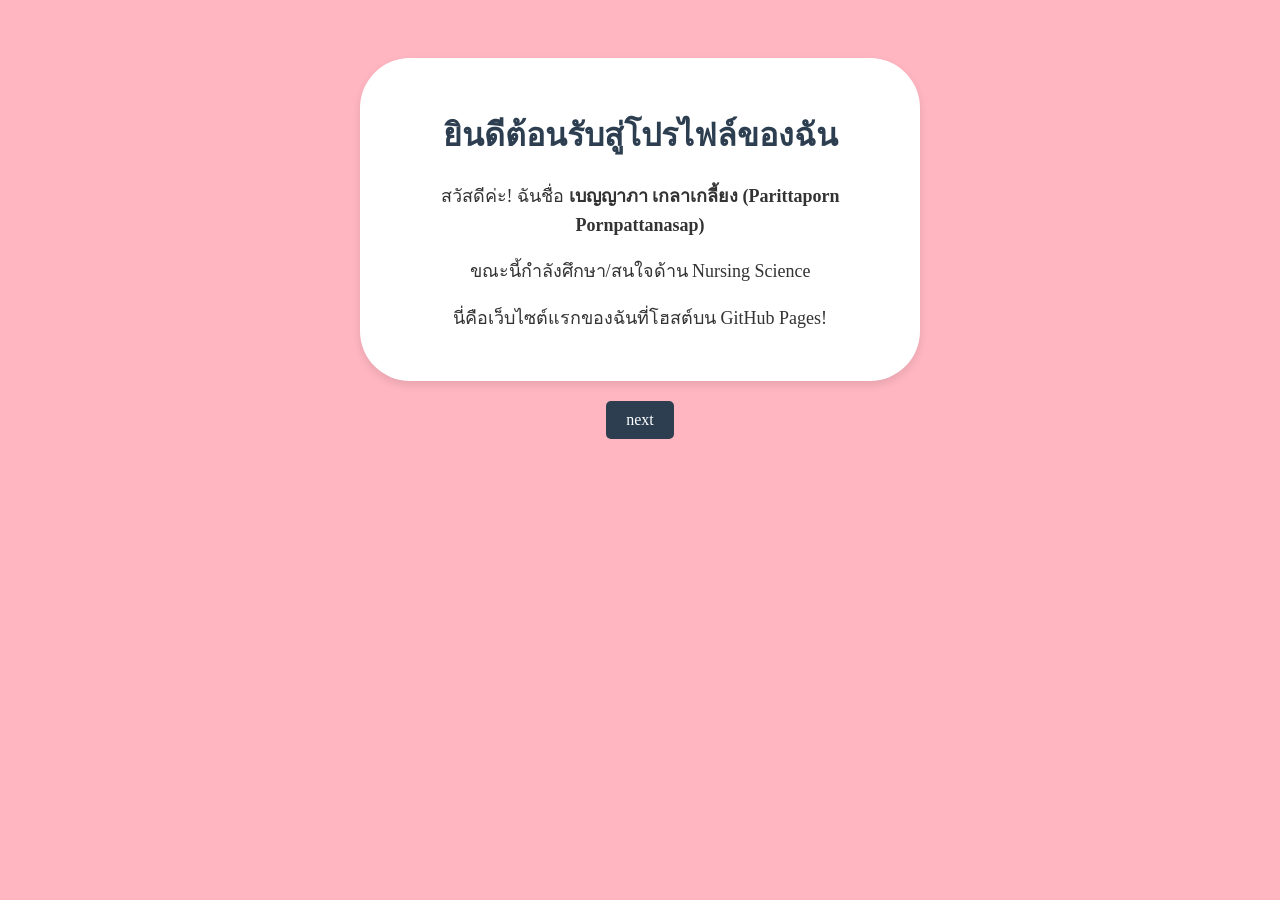
<file: Index.html>
<!DOCTYPE html>
<html lang="th">
<head>
<meta charset="UTF-8">
<title>หน้าแนะนำตัวของฉัน</title>
<style>
  
.btn { display: inline-block; background: #2c3e50; color: white; padding: 10px
20px; text-decoration: none; border-radius: 5px; margin-top: 20px; }
  
body {
background-color: #FFB6C1; color: #333;
text-align: center; padding: 50px;

}
.card {
background: white; border-radius: 50px;
box-shadow: 0 4px 8px rgba(0,0,0,0.1);
max-width: 500px; margin: 0 auto; padding: 30px;

}
h1 { color: #2c3e50; }
p { font-size: 18px; line-height: 1.6; }
</style>
</head>
<body>
<div class="card">
<h1>ยินดีต้อนรับสู่โปรไฟล์ของฉัน </h1>
<p>สวัสดีค่ะ! ฉันชื่อ <strong>เบญญาภา เกลาเกลี้ยง (Parittaporn Pornpattanasap)</strong></p>
<p>ขณะนี้กำลังศึกษา/สนใจด้าน Nursing Science</p>
<p>นี่คือเว็บไซต์แรกของฉันที่โฮสต์บน GitHub Pages!</p>
</div>
  <a href="portfolio.html" class="btn"> next</a>
</body>
</html>
</file>
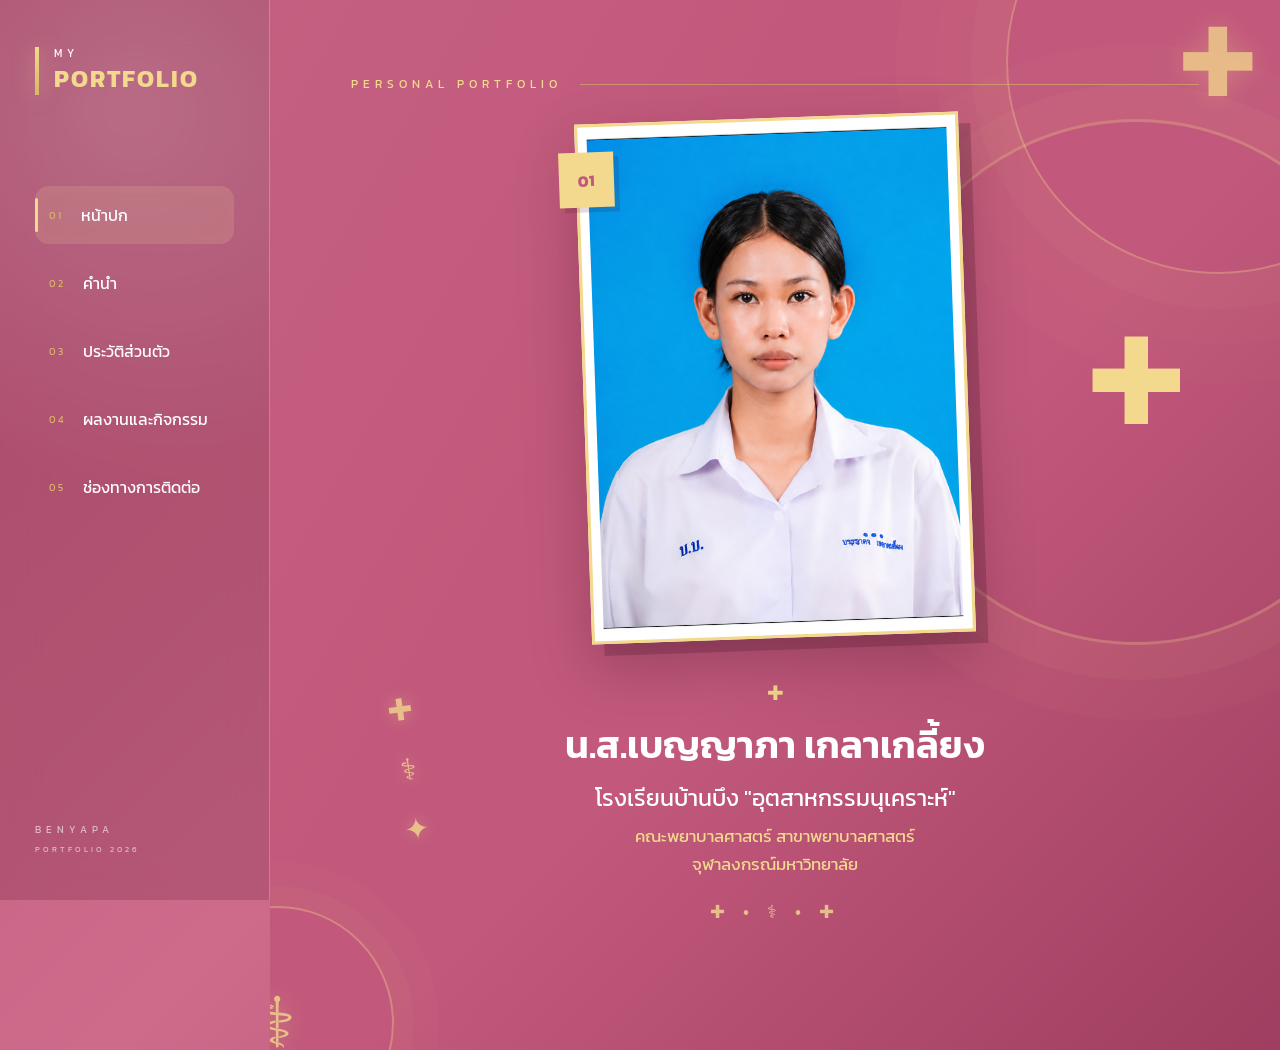
<file: index.html>
<!DOCTYPE html>
<html lang="th">

<head>
    <meta charset="UTF-8">
    <meta name="viewport" content="width=device-width, initial-scale=1.0">

    <title>Portfolio | Benyapa Kela Kliang</title>

    <!-- Google Font -->
    <link rel="preconnect" href="https://fonts.googleapis.com">
    <link rel="preconnect" href="https://fonts.gstatic.com" crossorigin>

    <link href="https://fonts.googleapis.com/css2?family=Kanit:wght@300;400;500;600;700&display=swap"
        rel="stylesheet">

    <!-- CSS -->
    <link rel="stylesheet" href="style.css">
</head>

<body>

    <!-- ======================================
         SIDEBAR
    ======================================= -->

    <aside class="sidebar">

        <div class="brand">

            <div class="brand-line"></div>

            <div>
                <span>MY</span>
                <strong>PORTFOLIO</strong>
            </div>

        </div>


        <!-- ======================================
             MENU
        ======================================= -->

        <nav class="menu">

            <!-- 01 หน้าปก -->
            <a href="index.html" class="menu-item active">
                <span class="number">01</span>
                <span>หน้าปก</span>
            </a>


            <!-- 02 คำนำ -->
            <a href="preface.html" class="menu-item">
                <span class="number">02</span>
                <span>คำนำ</span>
            </a>


            <!-- 03 ประวัติส่วนตัว -->
            <a href="profile.html" class="menu-item">
                <span class="number">03</span>
                <span>ประวัติส่วนตัว</span>
            </a>


            <!-- 04 ผลงานและกิจกรรม -->
            <a href="activities.html" class="menu-item">
                <span class="number">04</span>
                <span>ผลงานและกิจกรรม</span>
            </a>


            <!-- 05 ช่องทางการติดต่อ -->
            <a href="contact.html" class="menu-item">
                <span class="number">05</span>
                <span>ช่องทางการติดต่อ</span>
            </a>

        </nav>


        <!-- ======================================
             SIDEBAR FOOTER
        ======================================= -->

        <div class="sidebar-footer">

            <span>BENYAPA</span>

            <small>PORTFOLIO 2026</small>

        </div>

    </aside>



    <!-- ======================================
         MAIN CONTENT
    ======================================= -->

    <main class="main">


        <!-- ======================================
             01 COVER / หน้าปก
        ======================================= -->

        <section id="home" class="page active">

            <div class="home-container">


                <div class="home-top">

                    <span class="mini-title">
                        PERSONAL PORTFOLIO
                    </span>

                    <div class="decor-line"></div>

                </div>



                <!-- รูปโปรไฟล์ -->

                <div class="main-photo">

                    <img src="images/profile.jpg"
                        alt="Benyapa">

                </div>



                <!-- ข้อมูล -->

                <div class="home-info">

                    <h1>
                        น.ส.เบญญาภา เกลาเกลี้ยง
                    </h1>


                    <h2>
                        โรงเรียนบ้านบึง "อุตสาหกรรมนุเคราะห์"
                    </h2>


                    <p class="university">

                        คณะพยาบาลศาสตร์ สาขาพยาบาลศาสตร์

                        <br>

                        จุฬาลงกรณ์มหาวิทยาลัย

                    </p>

                </div>

            </div>

        </section>

    </main>


</body>

</html>
</file>
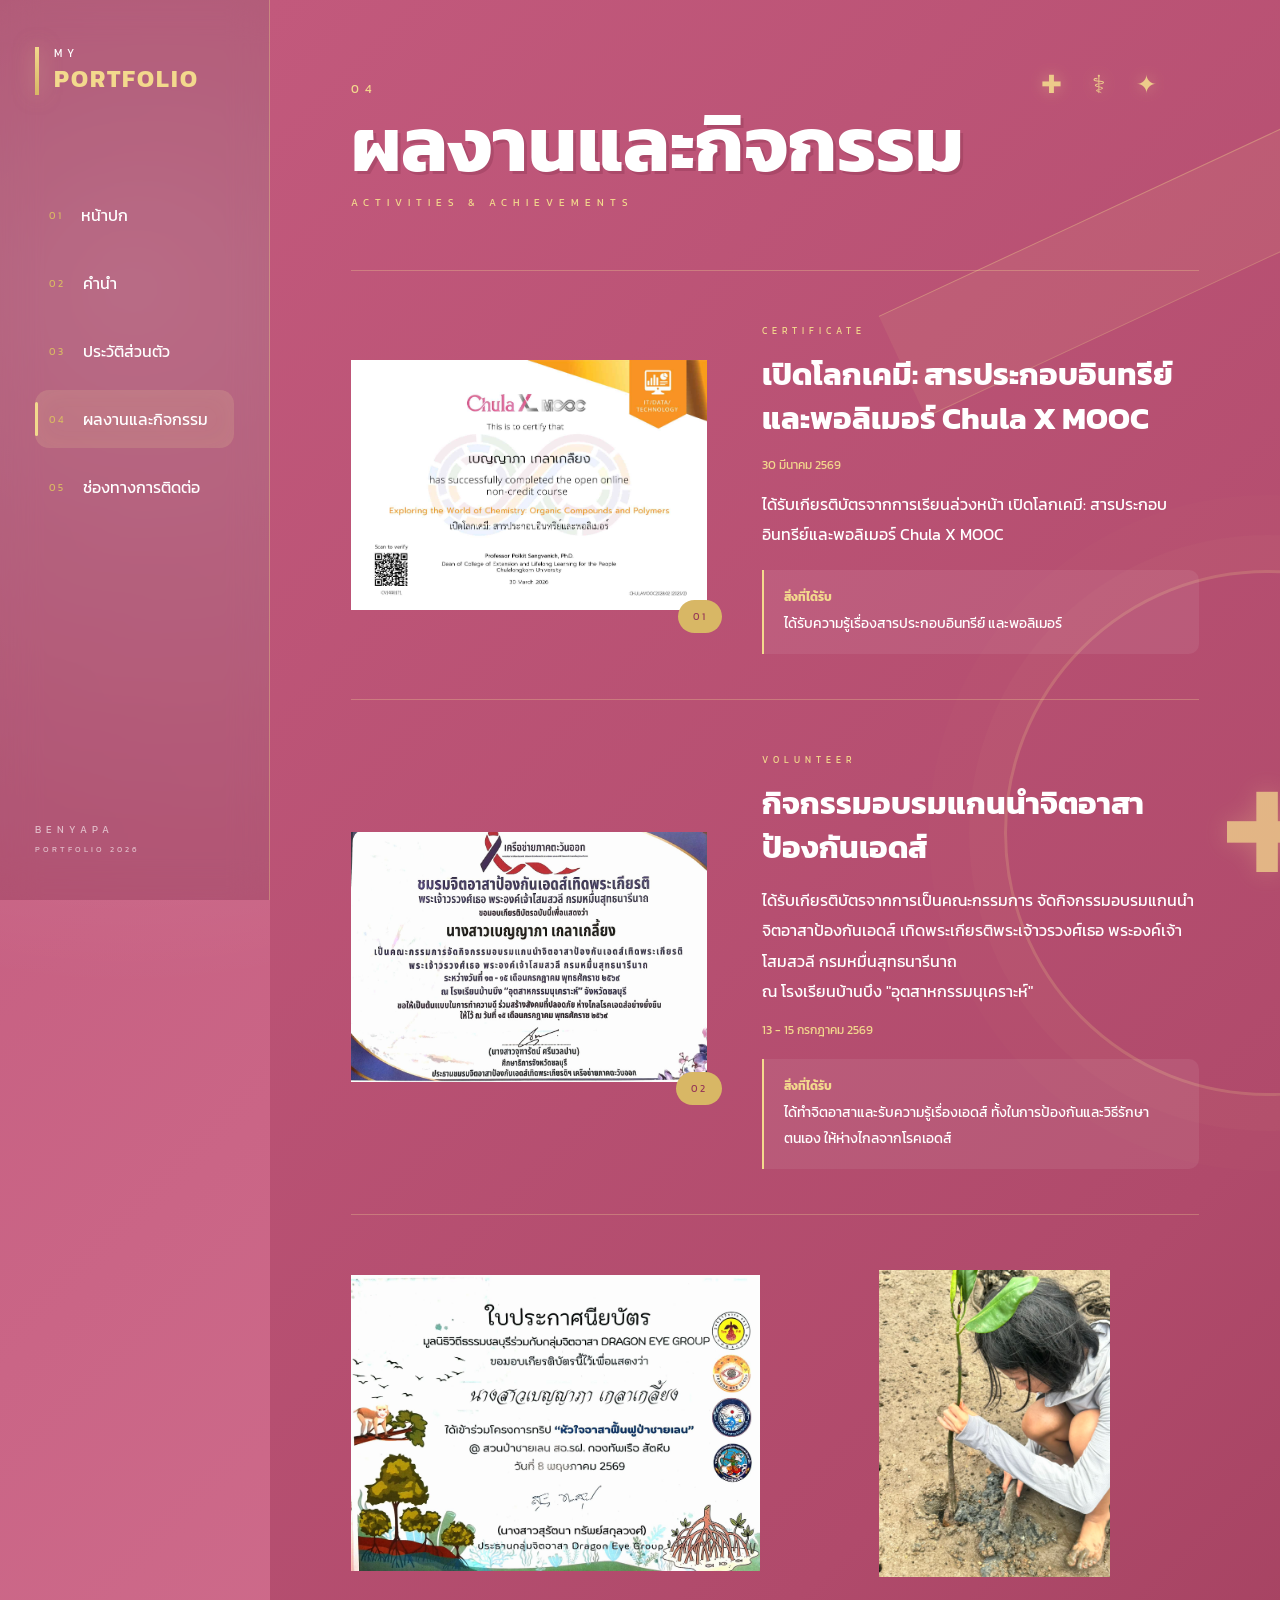
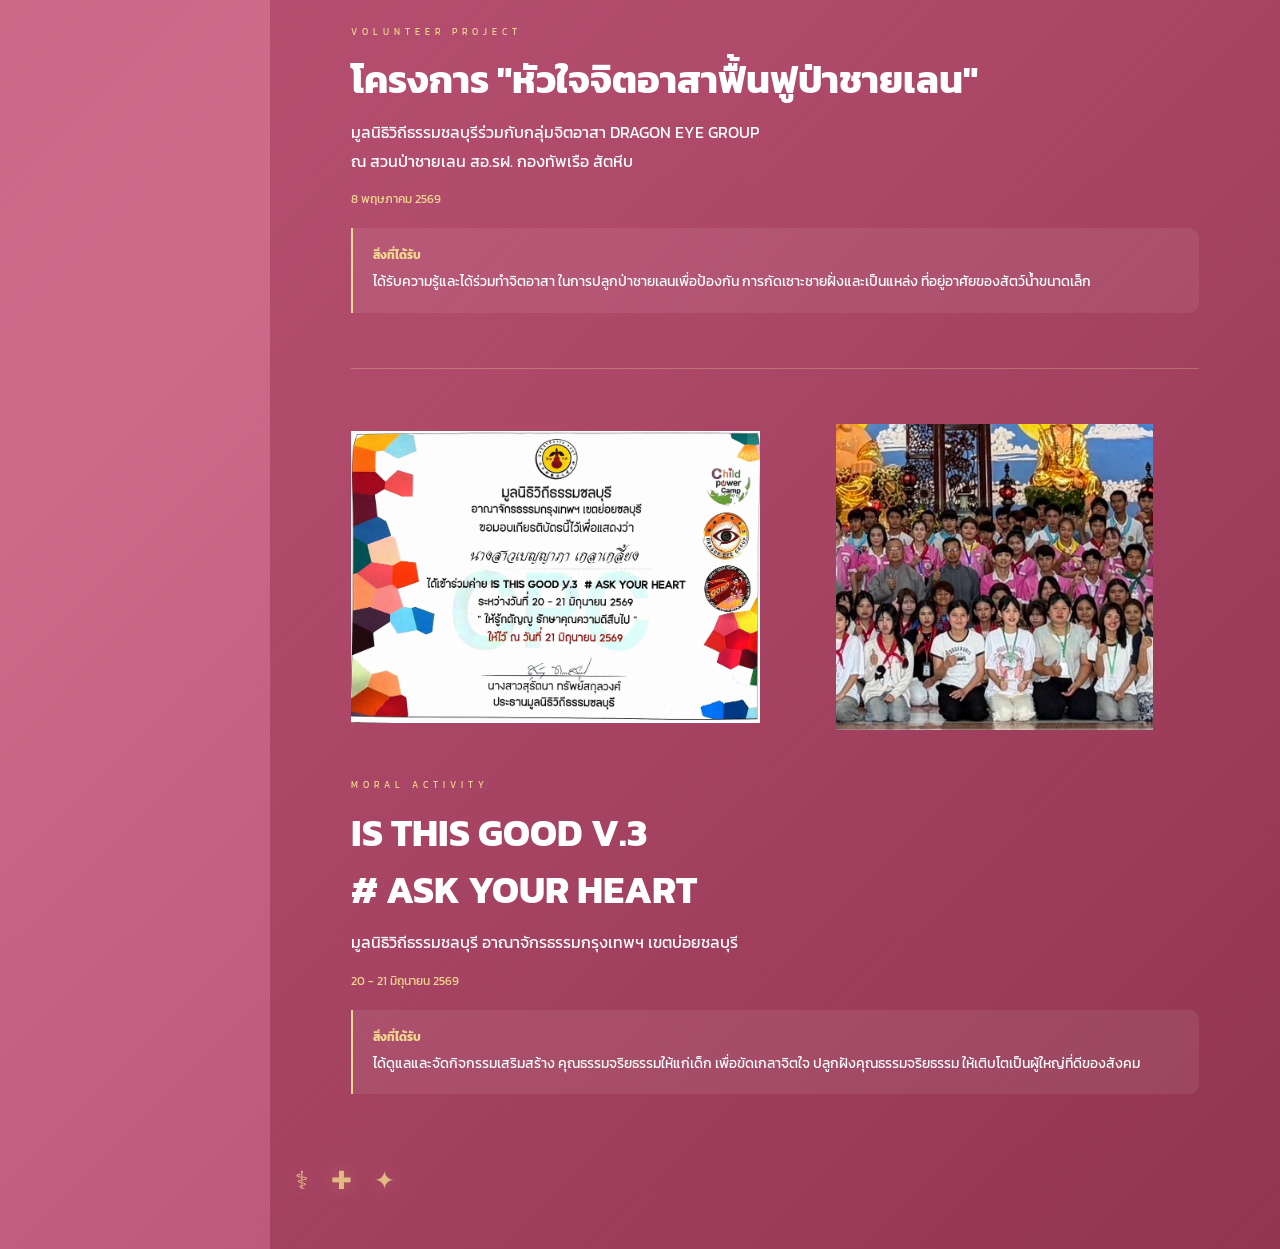
<file: activities.html>
<!DOCTYPE html>
<html lang="th">

<head>
    <meta charset="UTF-8">
    <meta name="viewport" content="width=device-width, initial-scale=1.0">

    <title>ผลงานและกิจกรรม | Portfolio</title>

    <!-- Google Font -->
    <link rel="preconnect" href="https://fonts.googleapis.com">
    <link rel="preconnect" href="https://fonts.gstatic.com" crossorigin>

    <link href="https://fonts.googleapis.com/css2?family=Kanit:wght@300;400;500;600;700&display=swap"
        rel="stylesheet">

    <!-- CSS -->
    <link rel="stylesheet" href="style.css">
</head>

<body>

    <!-- SIDEBAR -->
    <aside class="sidebar">

        <div class="brand">

            <div class="brand-line"></div>

            <div>
                <span>MY</span>
                <strong>PORTFOLIO</strong>
            </div>

        </div>


        <nav class="menu">

            <a href="index.html" class="menu-item">
                <span class="number">01</span>
                <span>หน้าปก</span>
            </a>

            <a href="preface.html" class="menu-item">
                <span class="number">02</span>
                <span>คำนำ</span>
            </a>

            <a href="profile.html" class="menu-item">
                <span class="number">03</span>
                <span>ประวัติส่วนตัว</span>
            </a>

            <a href="activities.html" class="menu-item active">
                <span class="number">04</span>
                <span>ผลงานและกิจกรรม</span>
            </a>

            <a href="contact.html" class="menu-item">
                <span class="number">05</span>
                <span>ช่องทางการติดต่อ</span>
            </a>

        </nav>


        <div class="sidebar-footer">
            <span>BENYAPA</span>
            <small>PORTFOLIO 2026</small>
        </div>

    </aside>


    <!-- MAIN CONTENT -->
    <main class="main">

        <!-- 04 ACTIVITIES -->
        <section id="activities" class="page active">

            <div class="page-title">

                <span>04</span>

                <h1>
                    ผลงานและกิจกรรม
                </h1>

                <p>
                    ACTIVITIES & ACHIEVEMENTS
                </p>

            </div>


            <!-- ACTIVITY 01 -->
            <article class="activity">

                <div class="activity-image">

                    <img src="images/activity1.jpg"
                        alt="Chula X MOOC">

                    <span>
                        01
                    </span>

                </div>


                <div class="activity-content">

                    <span class="activity-label">
                        CERTIFICATE
                    </span>

                    <h2>
                        เปิดโลกเคมี:
                        สารประกอบอินทรีย์และพอลิเมอร์
                        Chula X MOOC
                    </h2>

                    <div class="activity-date">
                        30 มีนาคม 2569
                    </div>

                    <p>
                        ได้รับเกียรติบัตรจากการเรียนล่วงหน้า
                        เปิดโลกเคมี: สารประกอบอินทรีย์และพอลิเมอร์
                        Chula X MOOC
                    </p>

                    <div class="learning">

                        <strong>
                            สิ่งที่ได้รับ
                        </strong>

                        <span>
                            ได้รับความรู้เรื่องสารประกอบอินทรีย์
                            และพอลิเมอร์
                        </span>

                    </div>

                </div>

            </article>


            <!-- ACTIVITY 02 -->
            <article class="activity reverse">

                <div class="activity-image">

                    <img src="images/activity2.jpg"
                        alt="กิจกรรมจิตอาสาป้องกันเอดส์">

                    <span>
                        02
                    </span>

                </div>


                <div class="activity-content">

                    <span class="activity-label">
                        VOLUNTEER
                    </span>

                    <h2>
                        กิจกรรมอบรมแกนนำจิตอาสา
                        ป้องกันเอดส์
                    </h2>

                    <p>
                        ได้รับเกียรติบัตรจากการเป็นคณะกรรมการ
                        จัดกิจกรรมอบรมแกนนำจิตอาสาป้องกันเอดส์
                        เทิดพระเกียรติพระเจ้าวรวงศ์เธอ
                        พระองค์เจ้าโสมสวลี กรมหมื่นสุทธนารีนาถ
                    </p>

                    <p>
                        ณ โรงเรียนบ้านบึง "อุตสาหกรรมนุเคราะห์"
                    </p>

                    <div class="activity-date">
                        13 - 15 กรกฎาคม 2569
                    </div>

                    <div class="learning">

                        <strong>
                            สิ่งที่ได้รับ
                        </strong>

                        <span>
                            ได้ทำจิตอาสาและรับความรู้เรื่องเอดส์
                            ทั้งในการป้องกันและวิธีรักษาตนเอง
                            ให้ห่างไกลจากโรคเอดส์
                        </span>

                    </div>

                </div>

            </article>


            <!-- ACTIVITY 03 -->
            <article class="gallery-activity">

                <div class="gallery-images">

                    <div>
                        <img src="images/activity3.jpg"
                            alt="กิจกรรมป่าชายเลน">
                    </div>

                    <div>
                        <img src="images/activity4.jpg"
                            alt="กิจกรรมป่าชายเลน">
                    </div>

                </div>


                <div class="gallery-text">

                    <span class="activity-label">
                        VOLUNTEER PROJECT
                    </span>

                    <h2>
                        โครงการ "หัวใจจิตอาสาฟื้นฟูป่าชายเลน"
                    </h2>

                    <p>
                        มูลนิธิวิถีธรรมชลบุรีร่วมกับกลุ่มจิตอาสา
                        DRAGON EYE GROUP
                    </p>

                    <p>
                        ณ สวนป่าชายเลน สอ.รฝ.
                        กองทัพเรือ สัตหีบ
                    </p>

                    <div class="activity-date">
                        8 พฤษภาคม 2569
                    </div>

                    <div class="learning">

                        <strong>
                            สิ่งที่ได้รับ
                        </strong>

                        <span>
                            ได้รับความรู้และได้ร่วมทำจิตอาสา
                            ในการปลูกป่าชายเลนเพื่อป้องกัน
                            การกัดเซาะชายฝั่งและเป็นแหล่ง
                            ที่อยู่อาศัยของสัตว์น้ำขนาดเล็ก
                        </span>

                    </div>

                </div>

            </article>


            <!-- ACTIVITY 04 -->
            <article class="gallery-activity">

                <div class="gallery-images">

                    <div>
                        <img src="images/activity5.jpg"
                            alt="IS THIS GOOD">
                    </div>

                    <div>
                        <img src="images/activity6.jpg"
                            alt="IS THIS GOOD">
                    </div>

                </div>


                <div class="gallery-text">

                    <span class="activity-label">
                        MORAL ACTIVITY
                    </span>

                    <h2>
                        IS THIS GOOD V.3
                        <br>
                        # ASK YOUR HEART
                    </h2>

                    <p>
                        มูลนิธิวิถีธรรมชลบุรี
                        อาณาจักรธรรมกรุงเทพฯ เขตบ่อยชลบุรี
                    </p>

                    <div class="activity-date">
                        20 - 21 มิถุนายน 2569
                    </div>

                    <div class="learning">

                        <strong>
                            สิ่งที่ได้รับ
                        </strong>

                        <span>
                            ได้ดูแลและจัดกิจกรรมเสริมสร้าง
                            คุณธรรมจริยธรรมให้แก่เด็ก
                            เพื่อขัดเกลาจิตใจ ปลูกฝังคุณธรรมจริยธรรม
                            ให้เติบโตเป็นผู้ใหญ่ที่ดีของสังคม
                        </span>

                    </div>

                </div>

            </article>

        </section>

    </main>

</body>
</html>
</file>
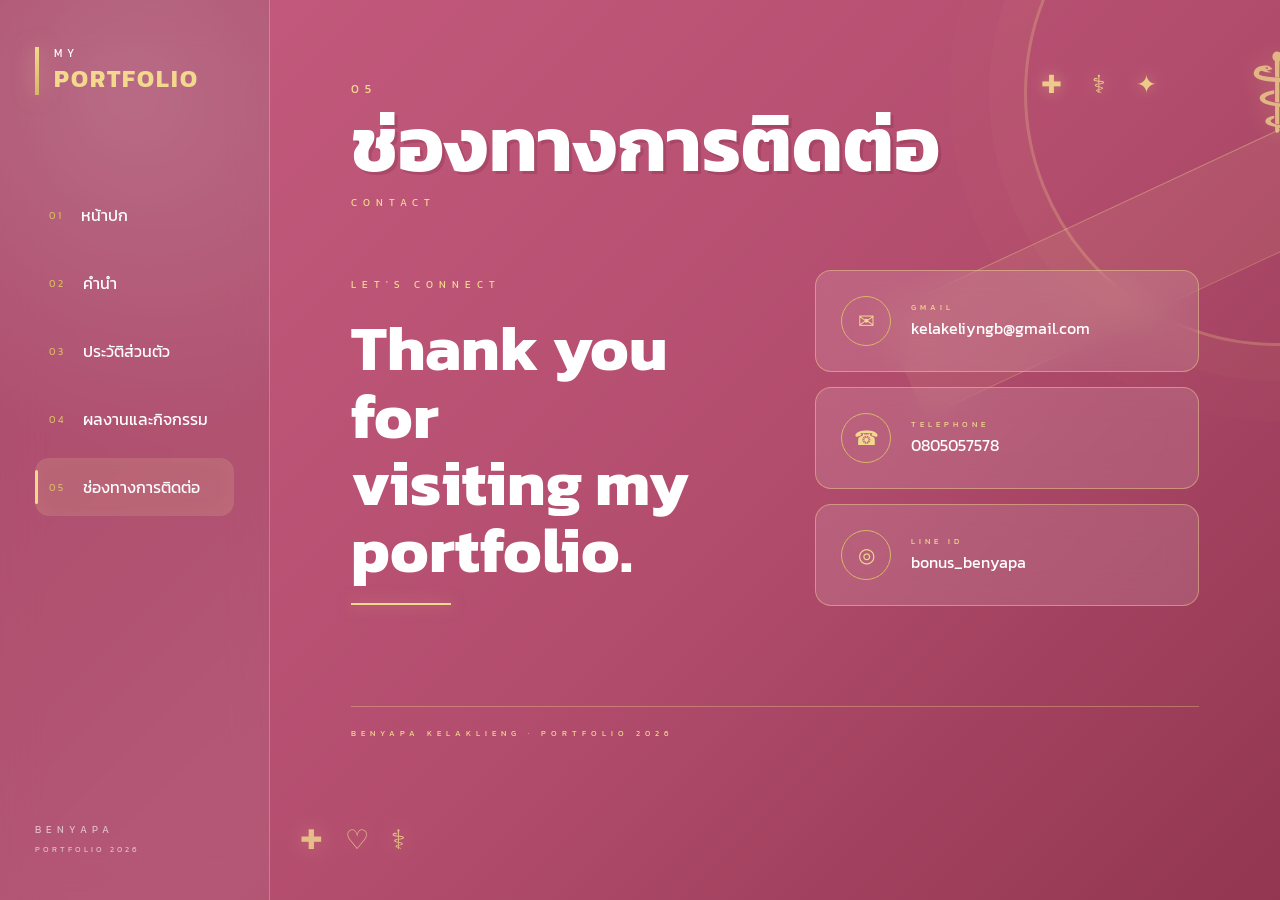
<file: contact.html>
<!DOCTYPE html>
<html lang="th">

<head>
    <meta charset="UTF-8">
    <meta name="viewport" content="width=device-width, initial-scale=1.0">

    <title>ช่องทางการติดต่อ | Portfolio</title>

    <!-- Google Font -->
    <link rel="preconnect" href="https://fonts.googleapis.com">
    <link rel="preconnect" href="https://fonts.gstatic.com" crossorigin>

    <link href="https://fonts.googleapis.com/css2?family=Kanit:wght@300;400;500;600;700&display=swap"
        rel="stylesheet">

    <!-- CSS -->
    <link rel="stylesheet" href="style.css">
</head>

<body>

    <!-- SIDEBAR -->
    <aside class="sidebar">

        <div class="brand">

            <div class="brand-line"></div>

            <div>
                <span>MY</span>
                <strong>PORTFOLIO</strong>
            </div>

        </div>


        <nav class="menu">

            <a href="index.html" class="menu-item">
                <span class="number">01</span>
                <span>หน้าปก</span>
            </a>

            <a href="preface.html" class="menu-item">
                <span class="number">02</span>
                <span>คำนำ</span>
            </a>

            <a href="profile.html" class="menu-item">
                <span class="number">03</span>
                <span>ประวัติส่วนตัว</span>
            </a>

            <a href="activities.html" class="menu-item">
                <span class="number">04</span>
                <span>ผลงานและกิจกรรม</span>
            </a>

            <a href="contact.html" class="menu-item active">
                <span class="number">05</span>
                <span>ช่องทางการติดต่อ</span>
            </a>

        </nav>


        <div class="sidebar-footer">
            <span>BENYAPA</span>
            <small>PORTFOLIO 2026</small>
        </div>

    </aside>


    <!-- MAIN CONTENT -->
    <main class="main">

        <!-- 05 CONTACT -->
        <section id="contact" class="page active">

            <div class="page-title">

                <span>05</span>

                <h1>
                    ช่องทางการติดต่อ
                </h1>

                <p>
                    CONTACT
                </p>

            </div>


            <div class="contact-layout">

                <div class="contact-intro">

                    <span>
                        LET'S CONNECT
                    </span>

                    <h2>
                        Thank you for<br>
                        visiting my<br>
                        portfolio.
                    </h2>

                    <div class="contact-line"></div>

                </div>


                <div class="contact-list">

                    <!-- GMAIL -->
                    <a class="contact-card"
                        href="mailto:kelakeliyngb@gmail.com">

                        <span class="contact-icon">
                            ✉
                        </span>

                        <div>

                            <small>
                                GMAIL
                            </small>

                            <strong>
                                kelakeliyngb@gmail.com
                            </strong>

                        </div>

                    </a>


                    <!-- TELEPHONE -->
                    <a class="contact-card"
                        href="tel:0805057578">

                        <span class="contact-icon">
                            ☎
                        </span>

                        <div>

                            <small>
                                TELEPHONE
                            </small>

                            <strong>
                                0805057578
                            </strong>

                        </div>

                    </a>


                    <!-- LINE -->
                    <div class="contact-card">

                        <span class="contact-icon">
                            ◎
                        </span>

                        <div>

                            <small>
                                LINE ID
                            </small>

                            <strong>
                                bonus_benyapa
                            </strong>

                        </div>

                    </div>

                </div>

            </div>


            <div class="contact-footer">
                BENYAPA KELAKLIENG · PORTFOLIO 2026
            </div>

        </section>

    </main>

</body>
</html>
</file>
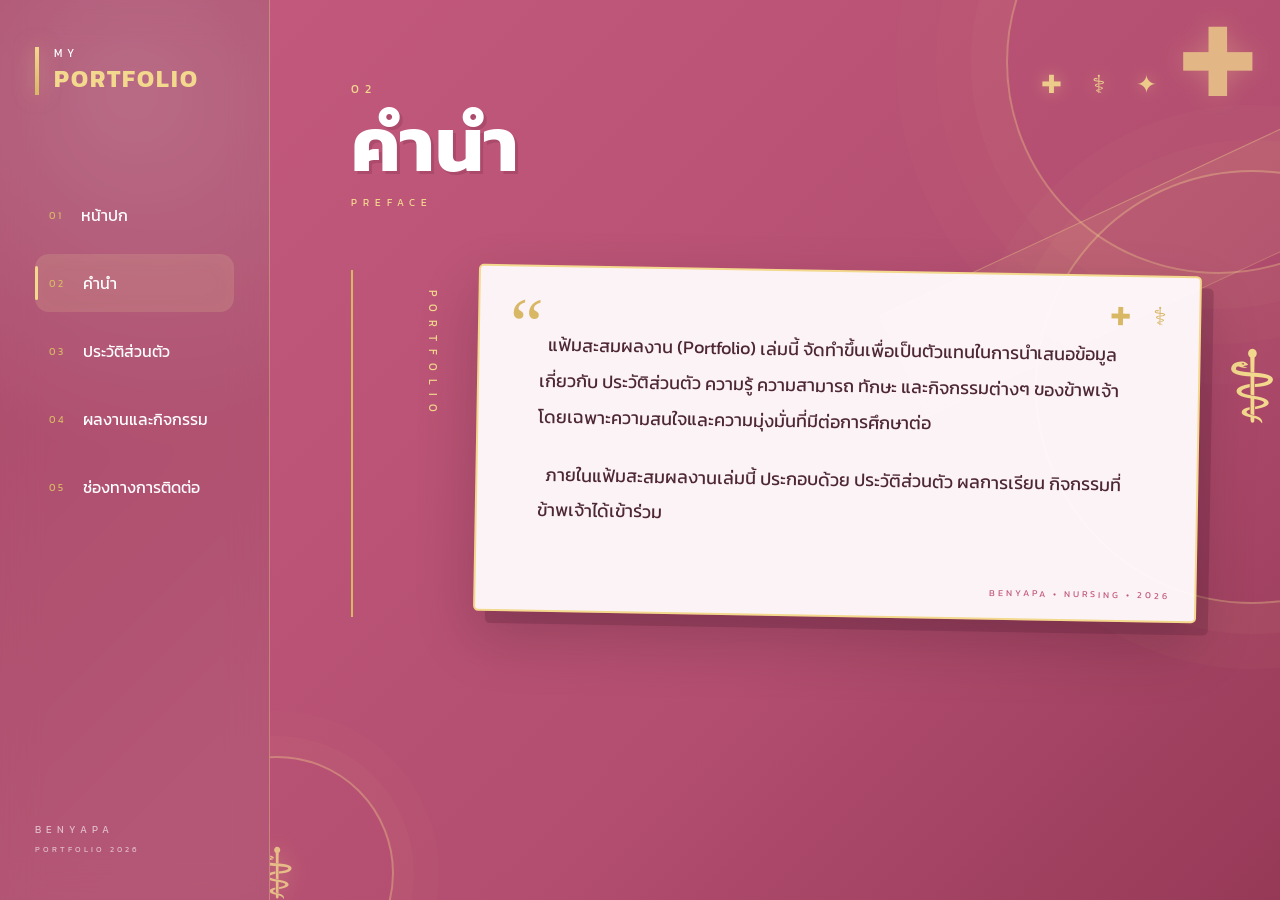
<file: preface.html>
<!DOCTYPE html>
<html lang="th">

<head>
    <meta charset="UTF-8">
    <meta name="viewport" content="width=device-width, initial-scale=1.0">

    <title>คำนำ | Portfolio</title>

    <!-- Google Font -->
    <link rel="preconnect" href="https://fonts.googleapis.com">
    <link rel="preconnect" href="https://fonts.gstatic.com" crossorigin>

    <link
        href="https://fonts.googleapis.com/css2?family=Kanit:wght@300;400;500;600;700&display=swap"
        rel="stylesheet">

    <!-- CSS -->
    <link rel="stylesheet" href="./style.css">
</head>

<body>

    <!-- ==============================
         SIDEBAR
    =============================== -->
    <aside class="sidebar">

        <div class="brand">
            <div class="brand-line"></div>

            <div>
                <span>MY</span>
                <strong>PORTFOLIO</strong>
            </div>
        </div>


        <!-- ==============================
             MENU
        =============================== -->
        <nav class="menu">

            <a href="./index.html" class="menu-item">
                <span class="number">01</span>
                <span>หน้าปก</span>
            </a>

            <a href="./preface.html" class="menu-item active">
                <span class="number">02</span>
                <span>คำนำ</span>
            </a>

            <a href="./profile.html" class="menu-item">
                <span class="number">03</span>
                <span>ประวัติส่วนตัว</span>
            </a>

            <a href="./activities.html" class="menu-item">
                <span class="number">04</span>
                <span>ผลงานและกิจกรรม</span>
            </a>

            <a href="./contact.html" class="menu-item">
                <span class="number">05</span>
                <span>ช่องทางการติดต่อ</span>
            </a>

        </nav>


        <!-- ==============================
             SIDEBAR FOOTER
        =============================== -->
        <div class="sidebar-footer">
            <span>BENYAPA</span>
            <small>PORTFOLIO 2026</small>
        </div>

    </aside>


    <!-- ==============================
         MAIN CONTENT
    =============================== -->
    <main class="main">

        <!-- ==============================
             02 PREFACE
        =============================== -->
        <section id="preface" class="page active">

            <div class="page-title">

                <span>02</span>

                <h1>คำนำ</h1>

                <p>PREFACE</p>

            </div>


            <div class="preface-layout">

                <div class="vertical-text">
                    PORTFOLIO
                </div>


                <div class="text-card">

                    <div class="quote-mark">
                        “
                    </div>

                    <p>
                        &nbsp;&nbsp;แฟ้มสะสมผลงาน (Portfolio) เล่มนี้
                        จัดทำขึ้นเพื่อเป็นตัวแทนในการนำเสนอข้อมูลเกี่ยวกับ
                        ประวัติส่วนตัว ความรู้ ความสามารถ ทักษะ และกิจกรรมต่างๆ
                        ของข้าพเจ้า โดยเฉพาะความสนใจและความมุ่งมั่นที่มีต่อการศึกษาต่อ
                    </p>

                    <p>
                        &nbsp;&nbsp;ภายในแฟ้มสะสมผลงานเล่มนี้ ประกอบด้วย
                        ประวัติส่วนตัว ผลการเรียน กิจกรรมที่ข้าพเจ้าได้เข้าร่วม
                    </p>

                </div>

            </div>

        </section>

    </main>

</body>
</html>
</file>
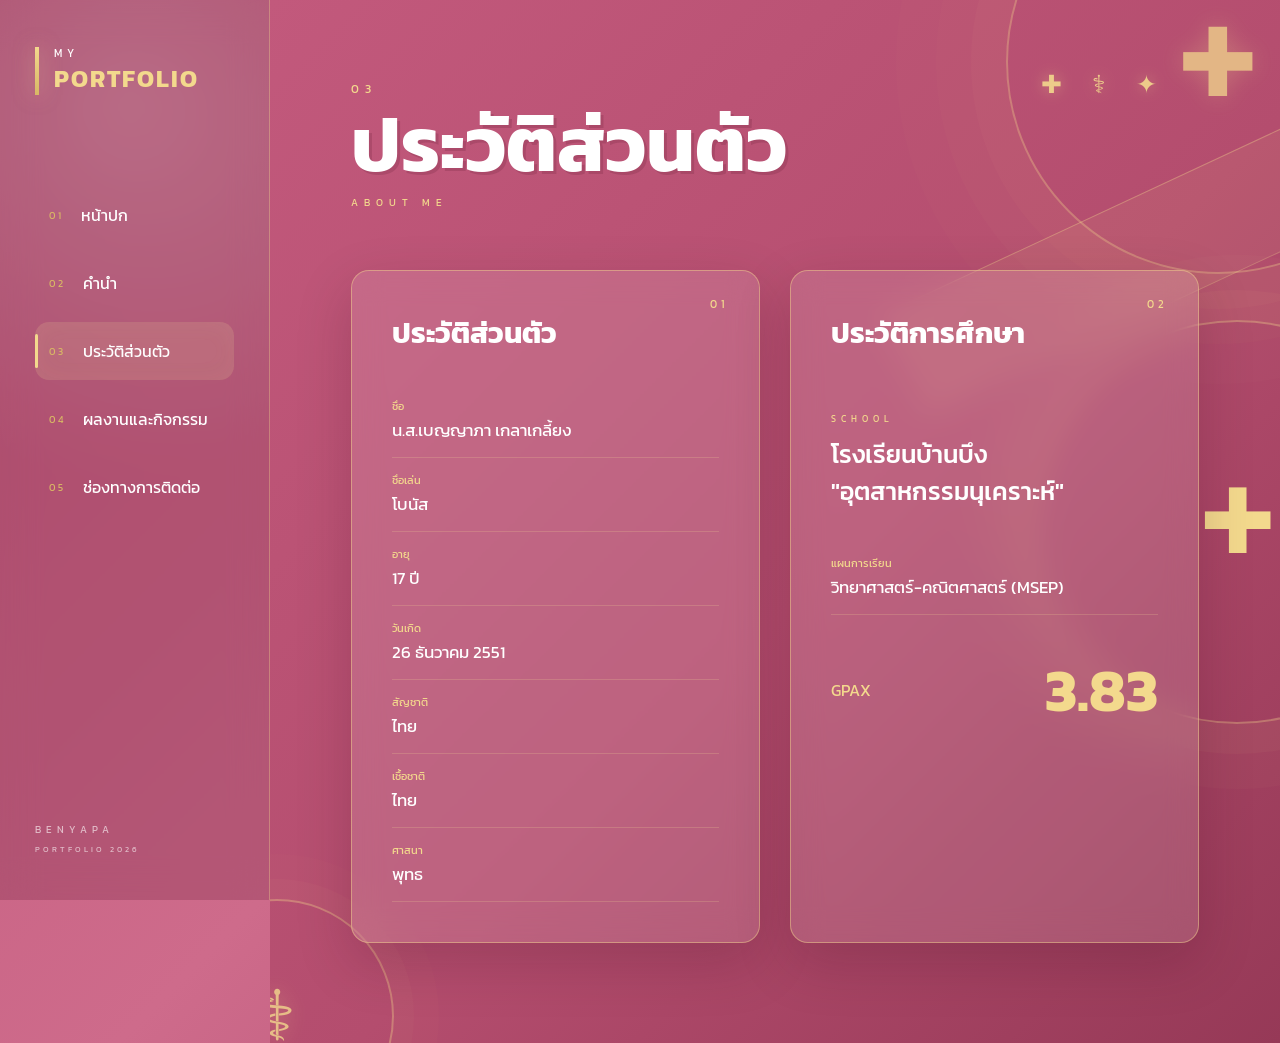
<file: profile.html>
<!DOCTYPE html>
<html lang="th">

<head>
    <meta charset="UTF-8">
    <meta name="viewport" content="width=device-width, initial-scale=1.0">

    <title>ประวัติส่วนตัว | Portfolio</title>

    <!-- Google Font -->
    <link rel="preconnect" href="https://fonts.googleapis.com">
    <link rel="preconnect" href="https://fonts.gstatic.com" crossorigin>

    <link href="https://fonts.googleapis.com/css2?family=Kanit:wght@300;400;500;600;700&display=swap"
        rel="stylesheet">

    <!-- CSS -->
    <link rel="stylesheet" href="style.css">
</head>

<body>

    <!-- SIDEBAR -->
    <aside class="sidebar">

        <div class="brand">

            <div class="brand-line"></div>

            <div>
                <span>MY</span>
                <strong>PORTFOLIO</strong>
            </div>

        </div>


        <nav class="menu">

            <a href="index.html" class="menu-item">
                <span class="number">01</span>
                <span>หน้าปก</span>
            </a>

            <a href="preface.html" class="menu-item">
                <span class="number">02</span>
                <span>คำนำ</span>
            </a>

            <a href="profile.html" class="menu-item active">
                <span class="number">03</span>
                <span>ประวัติส่วนตัว</span>
            </a>

            <a href="activities.html" class="menu-item">
                <span class="number">04</span>
                <span>ผลงานและกิจกรรม</span>
            </a>

            <a href="contact.html" class="menu-item">
                <span class="number">05</span>
                <span>ช่องทางการติดต่อ</span>
            </a>

        </nav>


        <div class="sidebar-footer">
            <span>BENYAPA</span>
            <small>PORTFOLIO 2026</small>
        </div>

    </aside>


    <!-- MAIN CONTENT -->
    <main class="main">

        <!-- 03 PROFILE -->
        <section id="profile" class="page active">

            <div class="page-title">

                <span>03</span>

                <h1>
                    ประวัติส่วนตัว
                </h1>

                <p>
                    ABOUT ME
                </p>

            </div>


            <div class="profile-layout">

                <!-- PERSONAL -->
                <div class="info-card">

                    <div class="card-number">
                        01
                    </div>

                    <h2>
                        ประวัติส่วนตัว
                    </h2>


                    <div class="info-row">
                        <span>ชื่อ</span>

                        <strong>
                            น.ส.เบญญาภา เกลาเกลี้ยง
                        </strong>
                    </div>


                    <div class="info-row">
                        <span>ชื่อเล่น</span>

                        <strong>
                            โบนัส
                        </strong>
                    </div>


                    <div class="info-row">
                        <span>อายุ</span>

                        <strong>
                            17 ปี
                        </strong>
                    </div>


                    <div class="info-row">
                        <span>วันเกิด</span>

                        <strong>
                            26 ธันวาคม 2551
                        </strong>
                    </div>


                    <div class="info-row">
                        <span>สัญชาติ</span>

                        <strong>
                            ไทย
                        </strong>
                    </div>


                    <div class="info-row">
                        <span>เชื้อชาติ</span>

                        <strong>
                            ไทย
                        </strong>
                    </div>


                    <div class="info-row">
                        <span>ศาสนา</span>

                        <strong>
                            พุทธ
                        </strong>
                    </div>

                </div>


                <!-- EDUCATION -->
                <div class="info-card education">

                    <div class="card-number">
                        02
                    </div>

                    <h2>
                        ประวัติการศึกษา
                    </h2>


                    <div class="education-main">

                        <span>
                            SCHOOL
                        </span>

                        <h3>
                            โรงเรียนบ้านบึง
                            <br>
                            "อุตสาหกรรมนุเคราะห์"
                        </h3>

                    </div>


                    <div class="info-row">

                        <span>
                            แผนการเรียน
                        </span>

                        <strong>
                            วิทยาศาสตร์-คณิตศาสตร์ (MSEP)
                        </strong>

                    </div>


                    <div class="gpax">

                        <span>
                            GPAX
                        </span>

                        <strong>
                            3.83
                        </strong>

                    </div>

                </div>

            </div>

        </section>

    </main>

</body>
</html>
</file>
<file: style.css>
/* =====================================================
   BENYAPA PORTFOLIO
   PINK × GOLD × NURSING
   VERSION : MULTI PAGE
===================================================== */


/* =====================================================
   COLOR SYSTEM
===================================================== */

:root {
    --pink: #c2597c;
    --pink-dark: #963957;
    --pink-deep: #8f3455;
    --pink-light: #d9829f;

    --gold: #d8b765;
    --gold-light: #f3d98d;

    --white: #fff8fb;
    --cream: #fff8f4;

    --text: #32151f;

    --glass: rgba(255, 255, 255, 0.12);
    --border: rgba(243, 217, 141, 0.35);
}


/* =====================================================
   RESET
===================================================== */

* {
    margin: 0;
    padding: 0;
    box-sizing: border-box;
}

html {
    scroll-behavior: smooth;
}

body {
    min-height: 100vh;

    font-family: "Kanit", sans-serif;

    color: var(--text);

    overflow-x: hidden;

    background:
        radial-gradient(
            circle at 10% 10%,
            rgba(255,255,255,0.25),
            transparent 25%
        ),

        radial-gradient(
            circle at 90% 20%,
            rgba(242,217,149,0.20),
            transparent 25%
        ),

        linear-gradient(
            135deg,
            #c2597c,
            #ce6b8b 50%,
            #ad486b
        );
}

a {
    color: inherit;
}


/* =====================================================
   SIDEBAR
===================================================== */

.sidebar {
    position: fixed;

    width: 270px;
    height: 100vh;

    left: 0;
    top: 0;

    padding: 45px 35px;

    border-right: 1px solid var(--border);

    background:
        rgba(90,20,45,0.22);

    backdrop-filter: blur(18px);
    -webkit-backdrop-filter: blur(18px);

    display: flex;
    flex-direction: column;

    z-index: 9999;
}


/* =====================================================
   BRAND
===================================================== */

.brand {
    display: flex;

    align-items: center;

    gap: 15px;
}

.brand-line {
    width: 4px;
    height: 48px;

    flex-shrink: 0;

    background:
        linear-gradient(
            to bottom,
            var(--gold-light),
            var(--gold)
        );

    box-shadow:
        0 0 20px rgba(242,217,149,0.5);
}

.brand span {
    display: block;

    font-size: 11px;

    letter-spacing: 5px;

    color: white;
}

.brand strong {
    display: block;

    font-size: 24px;

    letter-spacing: 2px;

    color: var(--gold-light);
}


/* =====================================================
   MENU
===================================================== */

.menu {
    margin-top: 90px;

    display: flex;
    flex-direction: column;

    gap: 10px;

    position: relative;

    z-index: 10000;
}


/* เมนูใช้ <a> สำหรับการเปลี่ยนหน้า */

.menu-item {
    position: relative;

    display: flex;

    align-items: center;

    gap: 18px;

    width: 100%;

    padding: 17px 14px;

    border: none;
    border-radius: 14px;

    background: transparent;

    color: white;

    font-family: inherit;
    font-size: 16px;

    text-align: left;

    text-decoration: none;

    cursor: pointer;

    pointer-events: auto;

    transition:
        background 0.3s ease,
        transform 0.3s ease;
}


/* เส้นทองด้านซ้าย */

.menu-item::before {
    content: "";

    position: absolute;

    left: 0;

    width: 3px;
    height: 0;

    border-radius: 10px;

    background: var(--gold-light);

    transition: 0.3s ease;

    pointer-events: none;
}


/* hover */

.menu-item:hover {
    background:
        rgba(242,217,149,0.10);

    transform: translateX(6px);
}

.menu-item:hover::before {
    height: 60%;
}


/* active */

.menu-item.active {
    background:
        rgba(242,217,149,0.14);

    box-shadow:
        inset 0 0 25px rgba(242,217,149,0.05);
}

.menu-item.active::before {
    height: 60%;
}


/* เลข 01-05 */

.menu-item .number {
    color: var(--gold);

    font-size: 10px;

    letter-spacing: 2px;

    flex-shrink: 0;
}


/* ป้องกัน span ขวางการคลิก */

.menu-item span {
    pointer-events: none;
}


/* =====================================================
   SIDEBAR FOOTER
===================================================== */

.sidebar-footer {
    margin-top: auto;

    display: flex;
    flex-direction: column;

    gap: 6px;

    color: white;

    opacity: 0.6;
}

.sidebar-footer span {
    letter-spacing: 5px;

    font-size: 10px;
}

.sidebar-footer small {
    font-size: 8px;

    letter-spacing: 3px;
}


/* =====================================================
   MAIN
===================================================== */

.main {
    margin-left: 270px;

    min-height: 100vh;
}


/* =====================================================
   PAGE
   สำคัญมาก:
   ใช้กับเว็บไซต์แบบแยก 5 HTML
   จึงต้อง display:block
===================================================== */

.page {
    position: relative;

    min-height: 100vh;

    padding: 75px 8% 100px;

    display: block;

    overflow: hidden;

    color: white;

    isolation: isolate;

    background:
        linear-gradient(
            135deg,
            #c2597c 0%,
            #c2597c 45%,
            #a94465 100%
        );
}


/* =====================================================
   PAGE ANIMATION
===================================================== */

.page {
    animation: pageIn 0.6s ease;
}

@keyframes pageIn {

    from {
        opacity: 0;
        transform: translateY(20px);
    }

    to {
        opacity: 1;
        transform: translateY(0);
    }
}


/* =====================================================
   BACKGROUND GRID
===================================================== */

.page {
    background-image:

        linear-gradient(
            rgba(255,255,255,0.045) 1px,
            transparent 1px
        ),

        linear-gradient(
            90deg,
            rgba(255,255,255,0.045) 1px,
            transparent 1px
        ),

        radial-gradient(
            circle at 15% 20%,
            rgba(255,255,255,0.14),
            transparent 28%
        ),

        radial-gradient(
            circle at 85% 80%,
            rgba(242,217,149,0.14),
            transparent 30%
        );
        
    background-size:
        55px 55px,
        55px 55px,
        auto,
        auto;
}


/* =====================================================
   LARGE NURSING CIRCLE
===================================================== */

.page::before {
    content: "✚";

    position: absolute;

    width: 420px;
    height: 420px;

    right: -150px;
    top: -150px;

    border:
        2px solid rgba(243,217,141,0.45);

    border-radius: 50%;

    color: var(--gold-light);

    font-size: 95px;
    font-weight: 300;

    display: flex;

    align-items: center;
    justify-content: center;

    text-shadow:
        0 0 25px rgba(243,217,141,0.35);

    box-shadow:
        0 0 0 35px rgba(243,217,141,0.035),
        0 0 0 70px rgba(243,217,141,0.025),
        0 0 0 110px rgba(243,217,141,0.018);

    opacity: 0.75;

    pointer-events: none;

    z-index: 0;

    animation:
        nursingFloat 8s ease-in-out infinite alternate;
}


/* =====================================================
   BOTTOM LEFT CIRCLE
===================================================== */

.page::after {
    content: "⚕";

    position: absolute;

    width: 230px;
    height: 230px;

    left: -110px;
    bottom: -90px;

    border:
        2px solid rgba(243,217,141,0.45);

    border-radius: 50%;

    color: var(--gold-light);

    font-size: 70px;

    display: flex;

    align-items: center;
    justify-content: center;

    text-shadow:
        0 0 20px rgba(243,217,141,0.4);

    box-shadow:
        0 0 0 20px rgba(243,217,141,0.035),
        0 0 0 45px rgba(243,217,141,0.025);

    opacity: 0.8;

    pointer-events: none;

    z-index: 0;
}


/* =====================================================
   CONTENT อยู่ด้านหน้า decoration
===================================================== */

.page > * {
    position: relative;

    z-index: 2;
}


/* =====================================================
   PAGE TITLE
===================================================== */

.page-title {
    position: relative;

    margin-bottom: 60px;
}


/* เส้นและสัญลักษณ์ด้านขวา */

.page-title::before {
    content: "✚   ⚕   ✦";

    position: absolute;

    right: 30px;
    top: -10px;

    color: var(--gold-light);

    font-size: 25px;

    letter-spacing: 12px;

    opacity: 0.9;

    text-shadow:
        0 0 15px rgba(243,217,141,0.5);

    animation:
        symbolFloat 5s ease-in-out infinite;

    pointer-events: none;
}


/* แถบเฉียง */

.page-title::after {
    content: "";

    position: absolute;

    width: 500px;
    height: 110px;

    right: -180px;
    top: 130px;

    background:
        rgba(243,217,141,0.08);

    border-top:
        1px solid rgba(243,217,141,0.35);

    border-bottom:
        1px solid rgba(243,217,141,0.25);

    transform: rotate(-25deg);

    pointer-events: none;

    z-index: -1;
}


.page-title > span {
    color: var(--gold-light);

    font-size: 12px;

    letter-spacing: 6px;
}

.page-title h1 {
    color: white;

    font-size:
        clamp(45px, 6vw, 80px);

    line-height: 1;

    margin-top: 7px;

    text-shadow:
        3px 3px 0 rgba(90,20,45,0.18);
}

.page-title p {
    color: var(--gold-light);

    font-size: 10px;

    letter-spacing: 6px;

    margin-top: 12px;
}


/* =====================================================
   HOME / หน้าปก
===================================================== */

#home {
    text-align: center;

    background:
        linear-gradient(
            120deg,
            rgba(255,255,255,0.04),
            transparent 35%
        ),

        linear-gradient(
            135deg,
            #c2597c 0%,
            #c2597c 55%,
            #9f3e60 100%
        );
}


/* =====================================================
   HOME CONTAINER
===================================================== */

.home-container {
    min-height:
        calc(100vh - 175px);

    display: flex;

    flex-direction: column;

    align-items: center;

    justify-content: center;

    position: relative;
}


/* =====================================================
   HOME DECORATION
===================================================== */

#home .home-container::before {
    content: "✚";

    position: absolute;

    width: 520px;
    height: 520px;

    right: -200px;
    top: 5%;

    border:
        3px solid rgba(243,217,141,0.28);

    border-radius: 50%;

    color: var(--gold-light);

    font-size: 120px;

    display: flex;

    align-items: center;
    justify-content: center;

    box-shadow:
        0 0 0 35px rgba(243,217,141,0.04),
        0 0 0 75px rgba(243,217,141,0.025);

    z-index: 0;

    pointer-events: none;
}

#home .home-container::after {
    content:
        "✚"
        "\A"
        "⚕"
        "\A"
        "✦";

    white-space: pre;

    position: absolute;

    left: 45px;
    bottom: 90px;

    color: var(--gold-light);

    font-size: 30px;

    line-height: 2;

    text-align: center;

    opacity: 0.8;

    text-shadow:
        0 0 15px rgba(243,217,141,0.45);

    transform: rotate(-8deg);

    z-index: 0;
}


/* =====================================================
   HOME TOP
===================================================== */

.home-top {
    width: 100%;

    max-width: 900px;

    display: flex;

    align-items: center;

    gap: 18px;

    margin-bottom: 25px;
}

.mini-title {
    color: var(--gold-light);

    font-size: 12px;

    letter-spacing: 5px;

    white-space: nowrap;
}

.decor-line {
    height: 1px;

    flex: 1;

    background: var(--gold);

    opacity: 0.6;
}


/* =====================================================
   PORTFOLIO TITLE
===================================================== */

.portfolio-title {
    color: white;

    font-size:
        clamp(60px, 8vw, 120px);

    line-height: 0.8;

    letter-spacing: 12px;

    margin-bottom: 40px;

    text-shadow:
        0 15px 40px rgba(70,10,35,0.2);
}

.portfolio-title span {
    color: var(--gold-light);

    padding-left: 60px;
}


/* =====================================================
   MAIN PHOTO
===================================================== */

.main-photo {
    width:
        min(30vw, 390px);

    height:
        min(58vh, 520px);

    position: relative;

    margin-bottom: 30px;

    background: white;

    padding: 9px;

    border:
        3px solid var(--gold-light);

    box-shadow:
        12px 12px 0 rgba(70,20,40,0.25),
        0 25px 60px rgba(40,5,20,0.25);

    transform: rotate(-2deg);

    transition: 0.4s ease;
}

.main-photo img {
    width: 100%;
    height: 100%;

    object-fit: cover;

    display: block;

    border: none !important;

    outline: none !important;

    border-radius: 0;
}

.main-photo:hover {
    transform:
        rotate(0deg)
        translateY(-8px);
}


/* เลข 01 บนรูป */

.main-photo::before {
    content: "01";

    position: absolute;

    left: -20px;
    top: 25px;

    width: 55px;
    height: 55px;

    background:
        var(--gold-light);

    color:
        var(--pink);

    display: flex;

    align-items: center;
    justify-content: center;

    font-weight: 700;

    box-shadow:
        5px 5px 0 rgba(60,10,30,0.15);

    z-index: 5;
}


/* =====================================================
   HOME INFORMATION
===================================================== */

.home-info {
    width:
        min(90%, 850px);

    padding:
        10px 20px 25px;
}

.home-info::before {
    content: "✚";

    display: block;

    color: var(--gold-light);

    font-size: 20px;

    margin-bottom: 8px;
}

.home-info::after {
    content:
        "✚  •  ⚕  •  ✚";

    display: block;

    margin-top: 18px;

    color: var(--gold-light);

    font-size: 18px;

    letter-spacing: 7px;

    opacity: 0.8;
}

.home-info h1 {
    color: white;

    font-size:
        clamp(27px, 3vw, 45px);

    font-weight: 600;

    margin-bottom: 8px;
}

.home-info h2 {
    color: white;

    font-size:
        clamp(17px, 1.8vw, 25px);

    font-weight: 400;

    margin-bottom: 8px;
}

.university {
    color: var(--gold-light);

    font-size:
        clamp(14px, 1.3vw, 19px);

    line-height: 1.7;
}


/* =====================================================
   PREFACE / คำนำ
===================================================== */

#preface {
    background:
        linear-gradient(
            135deg,
            #c2597c,
            #b34e70 60%,
            #963957
        );
}

.preface-layout {
    max-width: 1050px;

    display: grid;

    grid-template-columns:
        90px 1fr;

    gap: 35px;

    position: relative;
}


/* วงกลมคำนำ */

#preface .preface-layout::before {
    content: "⚕";

    position: absolute;

    width: 430px;
    height: 430px;

    right: -270px;
    top: -100px;

    border:
        2px solid rgba(243,217,141,0.35);

    border-radius: 50%;

    color: var(--gold-light);

    font-size: 100px;

    display: flex;

    align-items: center;
    justify-content: center;

    box-shadow:
        0 0 0 30px rgba(243,217,141,0.03),
        0 0 0 65px rgba(243,217,141,0.02);

    pointer-events: none;

    z-index: -1;
}


/* PORTFOLIO แนวตั้ง */

.vertical-text {
    writing-mode: vertical-rl;

    color: var(--gold-light);

    font-size: 11px;

    letter-spacing: 8px;

    border-left:
        2px solid var(--gold);

    padding: 20px 0;
}


/* กล่องคำนำ */

.text-card {
    position: relative;

    padding: 60px;

    background:
        rgba(255,250,252,0.96);

    color: var(--text);

    border:
        2px solid var(--gold-light);

    border-radius: 5px;

    box-shadow:
        12px 12px 0 rgba(80,25,48,0.25),
        0 25px 60px rgba(0,0,0,0.18);

    transform: rotate(1deg);

    transition: 0.4s ease;

    overflow: hidden;
}

.text-card:hover {
    transform:
        rotate(0deg)
        translateY(-5px);
}


/* quote */

.quote-mark {
    position: absolute;

    top: 15px;
    left: 30px;

    color: var(--gold);

    font-family: Georgia, serif;

    font-size: 75px;
}


/* ข้อความ */

.text-card p {
    position: relative;

    color: #4d2734;

    font-size:
        clamp(16px, 1.4vw, 21px);

    line-height: 2;

    margin-bottom: 22px;
}


/* decoration บนกล่อง */

.text-card::before {
    content: "✚   ⚕";

    position: absolute;

    right: 25px;
    top: 20px;

    color: var(--gold);

    font-size: 25px;

    letter-spacing: 8px;

    opacity: 1;
}

.text-card::after {
    content:
        "BENYAPA  •  NURSING  •  2026";

    position: absolute;

    right: 25px;
    bottom: 18px;

    color: var(--pink);

    font-size: 9px;

    letter-spacing: 3px;
}


/* =====================================================
   PROFILE / ประวัติส่วนตัว
===================================================== */

#profile {
    background:
        linear-gradient(
            135deg,
            #c2597c,
            #b44d6e 55%,
            #963957
        );
}

.profile-layout {
    max-width: 1150px;

    display: grid;

    grid-template-columns:
        1fr 1fr;

    gap: 30px;

    position: relative;
}


/* วงกลม */

#profile .profile-layout::before {
    content: "✚";

    position: absolute;

    width: 400px;
    height: 400px;

    right: -240px;
    top: 50px;

    border:
        2px solid rgba(243,217,141,0.35);

    border-radius: 50%;

    color: var(--gold-light);

    font-size: 90px;

    display: flex;

    align-items: center;
    justify-content: center;

    box-shadow:
        0 0 0 30px rgba(243,217,141,0.035),
        0 0 0 65px rgba(243,217,141,0.02);

    pointer-events: none;

    z-index: -1;
}


/* การ์ด */

.info-card {
    position: relative;

    padding: 40px;

    background:
        var(--glass);

    border:
        1px solid rgba(243,217,141,0.45);

    border-radius: 18px;

    backdrop-filter: blur(15px);
    -webkit-backdrop-filter: blur(15px);

    box-shadow:
        0 20px 55px rgba(60,10,30,0.20);

    transition: 0.4s ease;
}

.info-card:hover {
    transform:
        translateY(-6px);

    background:
        rgba(255,255,255,0.17);
}

.info-card h2 {
    color: white;

    font-size: 29px;

    margin-bottom: 30px;
}

.card-number {
    position: absolute;

    top: 25px;
    right: 30px;

    color: var(--gold-light);

    font-size: 11px;

    letter-spacing: 4px;
}


/* ข้อมูลแต่ละบรรทัด */

.info-row {
    padding: 14px 0;

    border-bottom:
        1px solid rgba(242,217,149,0.20);

    display: flex;

    flex-direction: column;

    gap: 3px;
}

.info-row span {
    color: var(--gold-light);

    font-size: 11px;
}

.info-row strong {
    color: white;

    font-size: 17px;

    font-weight: 400;
}


/* =====================================================
   EDUCATION
===================================================== */

.education-main {
    padding:
        20px 0 30px;
}

.education-main span {
    color: var(--gold-light);

    letter-spacing: 5px;

    font-size: 9px;
}

.education-main h3 {
    color: white;

    font-size: 25px;

    font-weight: 500;

    line-height: 1.5;

    margin-top: 8px;
}

.gpax {
    margin-top: 30px;

    display: flex;

    align-items: center;

    justify-content: space-between;
}

.gpax span {
    color: var(--gold-light);
}

.gpax strong {
    color: var(--gold-light);

    font-size: 60px;
}


/* =====================================================
   ACTIVITIES / ผลงานและกิจกรรม
===================================================== */

#activities {
    background:
        linear-gradient(
            135deg,
            #c2597c,
            #b04a6b 55%,
            #913550
        );
}


/* วงกลมใหญ่ */

#activities::before {
    content: "✚";

    width: 520px;
    height: 520px;

    right: -250px;
    top: 20%;

    border-radius: 50%;

    border:
        3px solid rgba(243,217,141,0.28);

    color: var(--gold-light);

    font-size: 110px;

    display: flex;

    align-items: center;
    justify-content: center;

    transform: none;

    box-shadow:
        0 0 0 35px rgba(243,217,141,0.03),
        0 0 0 75px rgba(243,217,141,0.02);
}

#activities::after {
    content: "⚕  ✚  ✦";

    width: auto;
    height: auto;

    left: 25px;
    bottom: 50px;

    border: none;

    color: var(--gold-light);

    font-size: 25px;

    letter-spacing: 8px;

    box-shadow: none;

    border-radius: 0;
}


/* กิจกรรม */

.activity {
    max-width: 1150px;

    display: grid;

    grid-template-columns:
        42% 1fr;

    gap: 55px;

    align-items: center;

    padding: 45px 0;

    border-top:
        1px solid rgba(242,217,149,0.30);
}


/* รูปกิจกรรม */

.activity-image {
    position: relative;
}

.activity-image img {
    width: 100%;

    aspect-ratio: 4 / 3;

    object-fit: contain;

    display: block;

    border: none !important;

    outline: none !important;

    border-radius: 0 !important;

    background: transparent !important;

    box-shadow: none !important;

    transition: 0.5s ease;
}

.activity-image img:hover {
    transform:
        scale(1.025);
}

.activity-image > span {
    position: absolute;

    right: -15px;
    bottom: -15px;

    background:
        var(--gold);

    color:
        var(--pink-dark);

    border-radius: 30px;

    padding:
        9px 15px;

    font-size: 10px;

    letter-spacing: 2px;
}


/* ข้อความกิจกรรม */

.activity-label {
    color: var(--gold-light);

    font-size: 9px;

    letter-spacing: 5px;
}

.activity-content h2 {
    color: white;

    font-size:
        clamp(24px, 2.4vw, 35px);

    line-height: 1.45;

    margin:
        12px 0 15px;
}

.activity-content p {
    color: white;

    font-size: 16px;

    line-height: 1.9;
}

.activity-date {
    color: var(--gold-light);

    margin:
        15px 0;

    font-size: 12px;
}


/* =====================================================
   LEARNING
===================================================== */

.learning {
    margin-top: 20px;

    padding:
        18px 20px;

    border-left:
        2px solid var(--gold-light);

    background:
        rgba(255,255,255,0.07);

    border-radius:
        0 10px 10px 0;

    display: flex;

    flex-direction: column;

    gap: 5px;
}

.learning strong {
    color: var(--gold-light);

    font-size: 12px;
}

.learning span {
    color: white;

    font-size: 14px;

    line-height: 1.8;
}


/* =====================================================
   GALLERY
===================================================== */

.gallery-activity {
    max-width: 1150px;

    padding:
        55px 0;

    border-top:
        1px solid rgba(242,217,149,0.30);
}

.gallery-images {
    display: grid;

    grid-template-columns:
        1fr 1fr;

    gap: 30px;

    margin-bottom: 40px;
}

.gallery-images img {
    width: 100%;

    aspect-ratio: 4 / 3;

    object-fit: contain;

    display: block;

    border: none !important;

    outline: none !important;

    border-radius: 0 !important;

    background: transparent !important;

    box-shadow: none !important;

    transition: 0.5s ease;
}

.gallery-images img:hover {
    transform:
        scale(1.025);
}

.gallery-text h2 {
    color: white;

    font-size:
        clamp(27px, 3vw, 42px);

    margin:
        10px 0;
}

.gallery-text p {
    color: white;

    line-height: 1.8;
}


/* =====================================================
   CONTACT / ช่องทางการติดต่อ
===================================================== */

#contact {
    background:
        linear-gradient(
            135deg,
            #c2597c,
            #b34d6e 50%,
            #923651
        );
}


/* วงกลม */

#contact::before {
    content: "⚕";

    width: 500px;
    height: 500px;

    right: -250px;
    top: -160px;

    border-radius: 50%;

    border:
        3px solid rgba(243,217,141,0.35);

    color: var(--gold-light);

    font-size: 110px;

    display: flex;

    align-items: center;
    justify-content: center;

    box-shadow:
        0 0 0 35px rgba(243,217,141,0.03),
        0 0 0 75px rgba(243,217,141,0.02);
}


/* decoration ล่าง */

#contact::after {
    content: "✚   ♡   ⚕";

    width: auto;
    height: auto;

    left: 30px;
    bottom: 40px;

    border: none;

    color: var(--gold-light);

    font-size: 27px;

    letter-spacing: 8px;

    box-shadow: none;

    border-radius: 0;
}


/* layout */

.contact-layout {
    max-width: 1100px;

    display: grid;

    grid-template-columns:
        1fr 1fr;

    gap: 80px;

    align-items: center;
}


/* intro */

.contact-intro > span {
    color: var(--gold-light);

    font-size: 10px;

    letter-spacing: 6px;
}

.contact-intro h2 {
    color: white;

    font-size:
        clamp(40px, 5vw, 70px);

    line-height: 1.05;

    margin: 20px 0;
}

.contact-line {
    width: 100px;
    height: 2px;

    background:
        var(--gold-light);

    box-shadow:
        0 0 15px rgba(242,217,149,0.5);
}


/* =====================================================
   CONTACT CARDS
===================================================== */

.contact-list {
    display: flex;

    flex-direction: column;

    gap: 15px;
}

.contact-card {
    text-decoration: none;

    color: white;

    border:
        1px solid rgba(243,217,141,0.45);

    background:
        var(--glass);

    padding: 25px;

    display: flex;

    align-items: center;

    gap: 20px;

    border-radius: 16px;

    backdrop-filter: blur(15px);
    -webkit-backdrop-filter: blur(15px);

    transition:
        transform 0.35s ease,
        background 0.35s ease,
        border-color 0.35s ease;
}

.contact-card:hover {
    transform:
        translateX(10px);

    background:
        rgba(255,255,255,0.17);

    border-color:
        var(--gold-light);

    box-shadow:
        0 15px 45px rgba(40,5,20,0.25);
}

.contact-icon {
    width: 50px;
    height: 50px;

    flex-shrink: 0;

    border:
        1px solid var(--gold);

    border-radius: 50%;

    display: flex;

    align-items: center;
    justify-content: center;

    font-size: 20px;

    color:
        var(--gold-light);
}

.contact-card small {
    display: block;

    color:
        var(--gold-light);

    font-size: 8px;

    letter-spacing: 4px;
}

.contact-card strong {
    display: block;

    color: white;

    font-size: 16px;

    font-weight: 400;

    margin-top: 3px;
}


/* footer */

.contact-footer {
    margin-top: 100px;

    padding-top: 20px;

    border-top:
        1px solid var(--border);

    color:
        var(--gold-light);

    font-size: 8px;

    letter-spacing: 5px;
}


/* =====================================================
   ALL IMAGES
===================================================== */

img {
    border: none !important;

    outline: none !important;
}


/* =====================================================
   ANIMATIONS
===================================================== */

@keyframes nursingFloat {

    from {
        transform:
            translate(0,0)
            rotate(0deg);
    }

    to {
        transform:
            translate(-15px,15px)
            rotate(5deg);
    }
}

@keyframes symbolFloat {

    0%, 100% {
        transform:
            translateY(0);
    }

    50% {
        transform:
            translateY(8px);
    }
}


/* =====================================================
   TABLET
===================================================== */

@media (max-width: 1000px) {

    .sidebar {
        width: 220px;

        padding:
            35px 25px;
    }

    .main {
        margin-left: 220px;
    }

    .page {
        padding-left: 6%;
        padding-right: 6%;
    }

    .profile-layout {
        grid-template-columns: 1fr;
    }

    .contact-layout {
        gap: 40px;
    }
}


/* =====================================================
   MOBILE
===================================================== */

@media (max-width: 700px) {

    /* sidebar */

    .sidebar {
        position: relative;

        width: 100%;
        height: auto;

        padding: 20px;

        border-right: none;

        border-bottom:
            1px solid var(--border);
    }

    .brand {
        justify-content: center;
    }

    .menu {
        margin-top: 25px;

        display: grid;

        grid-template-columns:
            1fr 1fr;

        gap: 6px;
    }

    .menu-item {
        font-size: 13px;

        padding:
            12px 8px;

        gap: 8px;
    }

    .sidebar-footer {
        display: none;
    }


    /* main */

    .main {
        margin-left: 0;
    }

    .page {
        padding:
            45px 20px 70px;
    }


    /* title */

    .page-title {
        margin-bottom: 40px;
    }

    .page-title h1 {
        font-size: 45px;
    }

    .page-title::before {
        font-size: 17px;

        right: 5px;

        letter-spacing: 5px;
    }

    .page-title::after {
        width: 300px;

        right: -150px;
    }


    /* home */

    .home-container {
        min-height: auto;
    }

    .home-top {
        margin-top: 20px;
    }

    .portfolio-title {
        font-size: 60px;

        letter-spacing: 7px;
    }

    .portfolio-title span {
        padding-left: 25px;
    }

    .main-photo {
        width:
            min(75vw, 330px);

        height: 430px;
    }

    .home-info h1 {
        font-size: 28px;
    }

    .home-info h2 {
        font-size: 17px;
    }

    .university {
        font-size: 14px;
    }


    /* home decoration */

    #home .home-container::before {
        width: 300px;
        height: 300px;

        right: -160px;

        font-size: 70px;
    }

    #home .home-container::after {
        left: 15px;

        bottom: 70px;

        font-size: 20px;
    }


    /* preface */

    .preface-layout {
        grid-template-columns: 1fr;

        width: 100%;
    }

    .vertical-text {
        writing-mode:
            horizontal-tb;

        border-left: none;

        border-bottom:
            2px solid var(--gold);

        padding-bottom: 10px;
    }

    .text-card {
        padding:
            50px 25px 60px;
    }

    .text-card p {
        font-size: 16px;

        line-height: 1.9;
    }


    /* profile */

    .info-card {
        padding:
            30px 22px;
    }


    /* activities */

    .activity {
        grid-template-columns: 1fr;

        gap: 30px;
    }

    .gallery-images {
        grid-template-columns: 1fr;

        gap: 30px;
    }


    /* contact */

    .contact-layout {
        grid-template-columns: 1fr;

        gap: 45px;
    }

    .contact-intro h2 {
        font-size: 48px;
    }

    .contact-card {
        padding: 20px;
    }


    /* decorations */

    .page::before {
        width: 280px;
        height: 280px;

        right: -150px;
        top: -80px;

        font-size: 60px;
    }

    .page::after {
        width: 150px;
        height: 150px;

        left: -80px;
        bottom: -50px;

        font-size: 45px;
    }
}


/* =====================================================
   FINAL MENU CLICK FIX
===================================================== */

.menu,
.menu-item,
.menu-item span {
    pointer-events: auto;
}

.menu-item::before,
.menu-item::after {
    pointer-events: none;
}

.menu-item {
    position: relative;

    z-index: 10000;
}

.sidebar {
    z-index: 9999;
}
</file>
